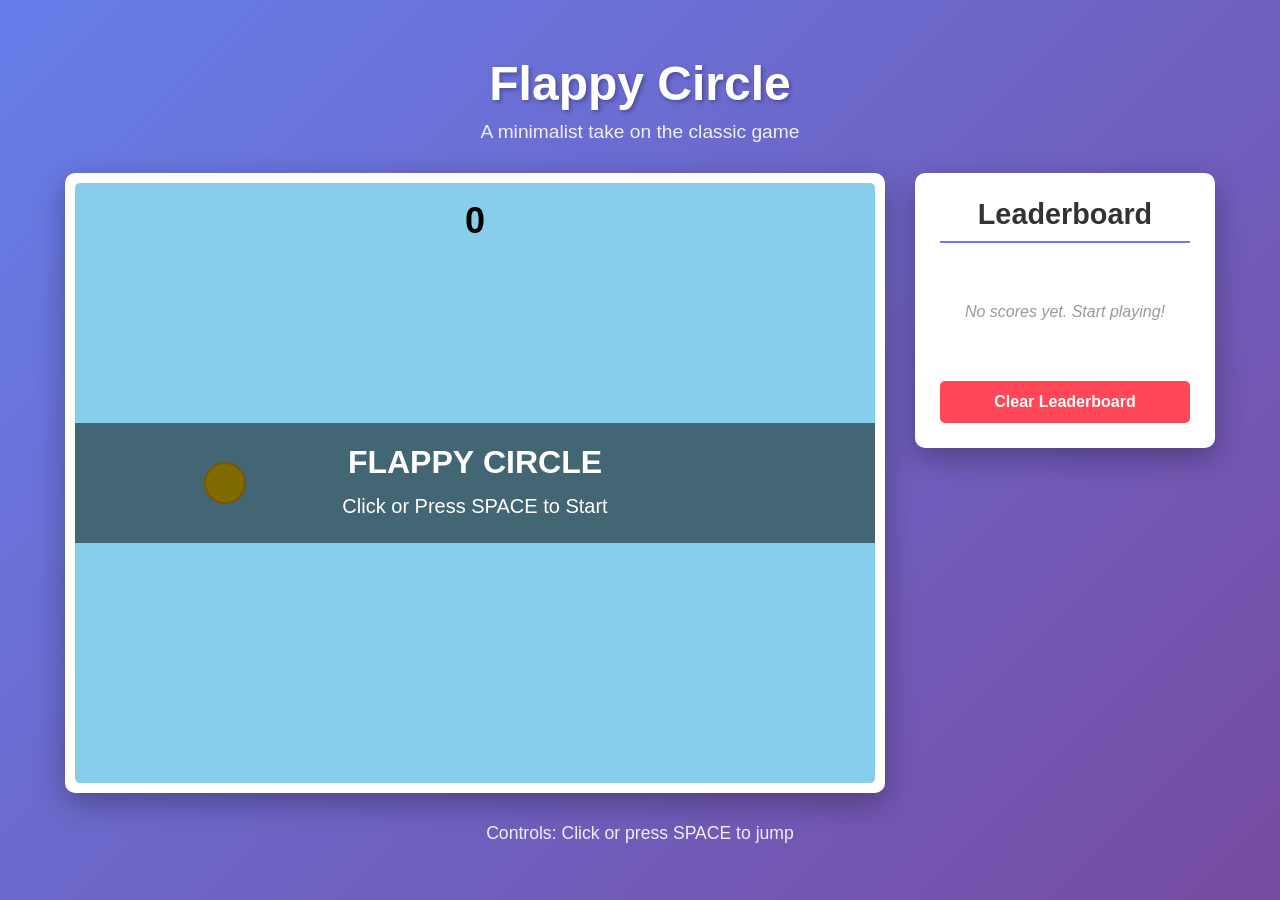
<file: index.html>
<!DOCTYPE html>
<html lang="en">
<head>
    <meta charset="UTF-8">
    <meta name="viewport" content="width=device-width, initial-scale=1.0">
    <title>Flappy Circle - Minimalist Game</title>
    <link rel="stylesheet" href="css/styles.css">
</head>
<body>
    <div class="container">
        <header>
            <h1>Flappy Circle</h1>
            <p class="subtitle">A minimalist take on the classic game</p>
        </header>

        <main>
            <div class="game-container">
                <canvas id="gameCanvas"></canvas>
            </div>

            <aside class="leaderboard-container">
                <h2>Leaderboard</h2>
                <div id="leaderboard"></div>
                <button id="clearLeaderboard" class="clear-btn">Clear Leaderboard</button>
            </aside>
        </main>

        <footer>
            <p>Controls: Click or press SPACE to jump</p>
        </footer>
    </div>

    <script type="module">
        import { Game, LeaderboardUI } from './js/game.js';
        import { clearLeaderboard } from './js/utils/storage.js';

        // Initialize game
        const canvas = document.getElementById('gameCanvas');
        const game = new Game(canvas);

        // Initialize leaderboard
        const leaderboardContainer = document.getElementById('leaderboard');
        const leaderboardUI = new LeaderboardUI(leaderboardContainer);

        // Clear leaderboard button
        document.getElementById('clearLeaderboard').addEventListener('click', () => {
            if (confirm('Are you sure you want to clear the leaderboard?')) {
                clearLeaderboard();
                leaderboardUI.updateDisplay();
            }
        });
    </script>
</body>
</html>
</file>
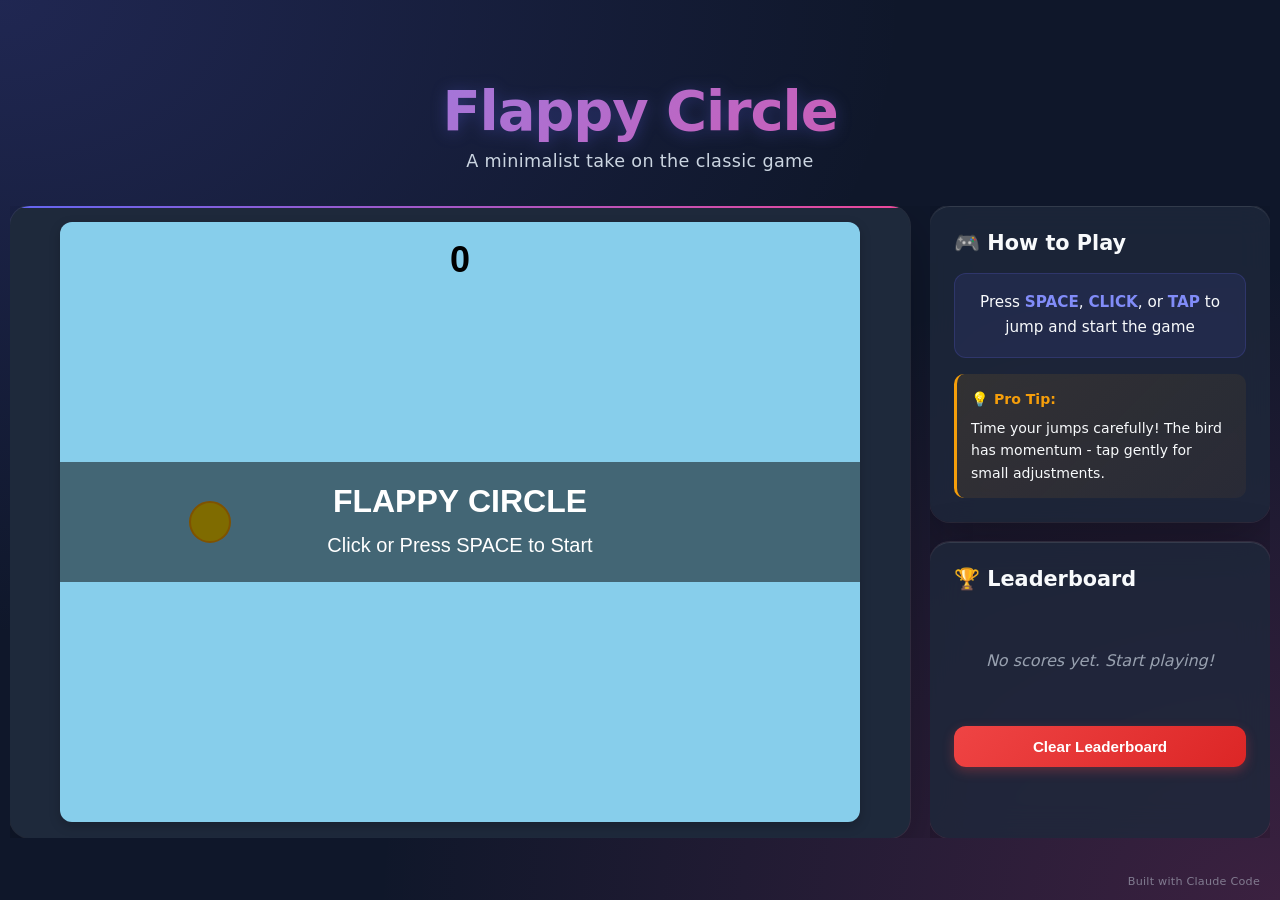
<file: game-standalone.html>
<!DOCTYPE html>
<html lang="en">
<head>
    <meta charset="UTF-8">
    <meta name="viewport" content="width=device-width, initial-scale=1.0, maximum-scale=1.0, user-scalable=no, viewport-fit=cover">
    <meta name="mobile-web-app-capable" content="yes">
    <meta name="apple-mobile-web-app-capable" content="yes">
    <meta name="apple-mobile-web-app-status-bar-style" content="black-translucent">
    <title>Flappy Circle - Minimalist Game</title>
    <style>
        /* Modern CSS Reset & Base Styles */
        * {
            margin: 0;
            padding: 0;
            box-sizing: border-box;
        }

        :root {
            /* Modern Color Palette */
            --primary: #6366f1;
            --primary-dark: #4f46e5;
            --primary-light: #818cf8;
            --secondary: #ec4899;
            --accent: #f59e0b;
            --success: #10b981;
            --background: #0f172a;
            --surface: #1e293b;
            --surface-light: #334155;
            --text-primary: #f8fafc;
            --text-secondary: #cbd5e1;
            --shadow: rgba(0, 0, 0, 0.3);
        }

        body {
            font-family: 'Segoe UI', system-ui, -apple-system, sans-serif;
            background: var(--background);
            background-image:
                radial-gradient(at 0% 0%, rgba(99, 102, 241, 0.2) 0, transparent 50%),
                radial-gradient(at 100% 100%, rgba(236, 72, 153, 0.2) 0, transparent 50%);
            min-height: 100vh;
            max-height: 100vh;
            display: flex;
            justify-content: center;
            align-items: center;
            padding: 10px;
            overflow: hidden;
            color: var(--text-primary);
            /* Prevent pull-to-refresh and overscroll on mobile */
            overscroll-behavior: none;
            -webkit-overflow-scrolling: touch;
            touch-action: pan-x pan-y;
        }

        .container {
            width: 100%;
            max-width: 1400px;
            height: 100%;
            max-height: 100vh;
            display: flex;
            flex-direction: column;
            gap: 20px;
            overflow: hidden;
        }

        /* Header with improved typography */
        header {
            text-align: center;
            padding: 15px 20px;
            animation: fadeInDown 0.6s ease-out;
            flex-shrink: 0;
        }

        @keyframes fadeInDown {
            from {
                opacity: 0;
                transform: translateY(-20px);
            }
            to {
                opacity: 1;
                transform: translateY(0);
            }
        }

        header h1 {
            font-size: clamp(2em, 5vw, 3.5em);
            font-weight: 800;
            background: linear-gradient(135deg, var(--primary-light) 0%, var(--secondary) 100%);
            -webkit-background-clip: text;
            -webkit-text-fill-color: transparent;
            background-clip: text;
            letter-spacing: -0.02em;
            margin-bottom: 8px;
            filter: drop-shadow(0 2px 8px rgba(99, 102, 241, 0.3));
        }

        .subtitle {
            font-size: clamp(0.9em, 2vw, 1.1em);
            color: var(--text-secondary);
            font-weight: 400;
            letter-spacing: 0.02em;
        }

        /* Main Layout with better spacing */
        main {
            display: grid;
            grid-template-columns: 1fr auto;
            gap: 20px;
            align-items: center;
            animation: fadeIn 0.8s ease-out 0.2s both;
            flex: 1;
            min-height: 0;
            overflow: hidden;
        }

        @keyframes fadeIn {
            from {
                opacity: 0;
                transform: translateY(10px);
            }
            to {
                opacity: 1;
                transform: translateY(0);
            }
        }

        /* Game Container - Premium card design */
        .game-container {
            background: var(--surface);
            border-radius: 20px;
            padding: 16px;
            box-shadow:
                0 20px 60px var(--shadow),
                0 0 0 1px rgba(255, 255, 255, 0.1);
            display: flex;
            align-items: center;
            justify-content: center;
            position: relative;
            overflow: hidden;
        }

        .game-container::before {
            content: '';
            position: absolute;
            top: 0;
            left: 0;
            right: 0;
            height: 2px;
            background: linear-gradient(90deg, var(--primary), var(--secondary));
        }

        #gameCanvas {
            display: block;
            border-radius: 12px;
            cursor: pointer;
            max-width: 100%;
            max-height: 100%;
            box-shadow: 0 4px 12px rgba(0, 0, 0, 0.2);
            /* Prevent touch actions that interfere with gameplay */
            touch-action: none;
            -webkit-tap-highlight-color: transparent;
            -webkit-touch-callout: none;
            -webkit-user-select: none;
            user-select: none;
        }

        /* Sidebar with improved hierarchy */
        .sidebar {
            display: flex;
            flex-direction: column;
            gap: 20px;
            min-width: 320px;
            max-width: 340px;
            height: 100%;
            overflow-y: auto;
            scrollbar-width: thin;
            scrollbar-color: var(--primary) transparent;
        }

        .sidebar::-webkit-scrollbar {
            width: 6px;
        }

        .sidebar::-webkit-scrollbar-track {
            background: transparent;
        }

        .sidebar::-webkit-scrollbar-thumb {
            background: var(--primary);
            border-radius: 10px;
        }

        /* Controls Card - Modern glassmorphism */
        .controls-container {
            background: rgba(30, 41, 59, 0.8);
            backdrop-filter: blur(16px);
            border-radius: 20px;
            padding: 24px;
            box-shadow:
                0 20px 60px var(--shadow),
                0 0 0 1px rgba(255, 255, 255, 0.1);
            border-top: 1px solid rgba(255, 255, 255, 0.1);
        }

        .controls-container h3 {
            font-size: 1.3em;
            font-weight: 700;
            margin-bottom: 18px;
            color: var(--text-primary);
            display: flex;
            align-items: center;
            gap: 8px;
        }

        .control-instruction {
            padding: 16px;
            background: rgba(99, 102, 241, 0.1);
            border-radius: 12px;
            border: 1px solid rgba(99, 102, 241, 0.2);
            margin-bottom: 16px;
        }

        .control-instruction p {
            font-size: 0.95em;
            line-height: 1.7;
            color: var(--text-primary);
            text-align: center;
            margin: 0;
        }

        .control-instruction strong {
            color: var(--primary-light);
            font-weight: 600;
        }

        .game-tip {
            margin-top: 16px;
            padding: 14px;
            background: linear-gradient(135deg, rgba(245, 158, 11, 0.1), rgba(245, 158, 11, 0.05));
            border-left: 3px solid var(--accent);
            border-radius: 10px;
            font-size: 0.88em;
            line-height: 1.6;
        }

        .game-tip strong {
            display: block;
            margin-bottom: 6px;
            color: var(--accent);
            font-weight: 600;
        }

        /* Leaderboard - Enhanced design */
        .leaderboard-container {
            background: rgba(30, 41, 59, 0.8);
            backdrop-filter: blur(16px);
            border-radius: 20px;
            padding: 24px;
            box-shadow:
                0 20px 60px var(--shadow),
                0 0 0 1px rgba(255, 255, 255, 0.1);
            border-top: 1px solid rgba(255, 255, 255, 0.1);
            flex: 1;
            overflow-y: auto;
            scrollbar-width: thin;
            scrollbar-color: var(--primary) transparent;
        }

        .leaderboard-container::-webkit-scrollbar {
            width: 6px;
        }

        .leaderboard-container::-webkit-scrollbar-track {
            background: transparent;
        }

        .leaderboard-container::-webkit-scrollbar-thumb {
            background: var(--primary);
            border-radius: 10px;
        }

        .leaderboard-container h2 {
            color: var(--text-primary);
            margin-bottom: 20px;
            font-size: 1.3em;
            font-weight: 700;
            display: flex;
            align-items: center;
            gap: 8px;
        }

        .leaderboard-list {
            list-style: none;
            padding: 0;
            counter-reset: rank;
        }

        .leaderboard-entry {
            display: flex;
            justify-content: space-between;
            align-items: center;
            padding: 14px 16px;
            margin-bottom: 8px;
            background: rgba(255, 255, 255, 0.05);
            border: 1px solid rgba(255, 255, 255, 0.05);
            border-radius: 12px;
            transition: all 0.3s cubic-bezier(0.4, 0, 0.2, 1);
            position: relative;
            overflow: hidden;
        }

        .leaderboard-entry::before {
            counter-increment: rank;
            content: counter(rank);
            position: absolute;
            left: 0;
            top: 50%;
            transform: translateY(-50%);
            width: 32px;
            height: 32px;
            background: rgba(255, 255, 255, 0.1);
            border-radius: 0 50% 50% 0;
            display: flex;
            align-items: center;
            justify-content: center;
            font-size: 0.75em;
            font-weight: 700;
            color: var(--text-secondary);
        }

        .leaderboard-entry:hover {
            background: rgba(255, 255, 255, 0.08);
            border-color: rgba(99, 102, 241, 0.3);
            transform: translateX(4px);
        }

        .leaderboard-entry.top-score {
            background: linear-gradient(135deg, rgba(245, 158, 11, 0.2), rgba(245, 158, 11, 0.1));
            border-color: var(--accent);
            box-shadow: 0 4px 16px rgba(245, 158, 11, 0.2);
        }

        .leaderboard-entry.top-score::before {
            background: linear-gradient(135deg, var(--accent), #d97706);
            color: white;
            content: "👑";
            font-size: 1em;
        }

        .score-value {
            font-size: 1.5em;
            font-weight: 700;
            color: var(--text-primary);
            margin-left: 40px;
        }

        .score-date {
            font-size: 0.85em;
            color: var(--text-secondary);
            font-weight: 400;
        }

        .no-scores {
            text-align: center;
            color: var(--text-secondary);
            padding: 40px 20px;
            font-style: italic;
            opacity: 0.7;
        }

        .clear-btn {
            width: 100%;
            margin-top: 16px;
            padding: 12px;
            background: linear-gradient(135deg, #ef4444, #dc2626);
            color: white;
            border: none;
            border-radius: 12px;
            font-size: 0.95em;
            cursor: pointer;
            transition: all 0.3s cubic-bezier(0.4, 0, 0.2, 1);
            font-weight: 600;
            box-shadow: 0 4px 12px rgba(239, 68, 68, 0.3);
        }

        .clear-btn:hover {
            background: linear-gradient(135deg, #dc2626, #b91c1c);
            transform: translateY(-2px);
            box-shadow: 0 6px 20px rgba(239, 68, 68, 0.4);
        }

        .clear-btn:active {
            transform: translateY(0);
        }

        footer {
            position: fixed;
            bottom: 12px;
            right: 20px;
            color: var(--text-secondary);
            font-size: 0.7em;
            opacity: 0.5;
            z-index: 1000;
            font-weight: 500;
            letter-spacing: 0.02em;
        }

        /* Responsive Design */
        @media (max-width: 1024px) {
            main {
                grid-template-columns: 1fr;
                justify-items: center;
            }

            .sidebar {
                grid-template-columns: 1fr 1fr;
                display: grid;
                width: 100%;
                max-width: 800px;
            }
        }

        @media (max-width: 768px) {
            body {
                padding: 8px;
            }

            header {
                padding: 12px;
            }

            header h1 {
                font-size: 2.2em;
            }

            main {
                gap: 12px;
            }

            .sidebar {
                grid-template-columns: 1fr;
                max-width: 100%;
                gap: 12px;
            }

            .leaderboard-container,
            .controls-container {
                min-width: 0;
                max-width: 100%;
                padding: 16px;
            }

            .game-container {
                padding: 10px;
            }

            .game-tip {
                font-size: 0.85em;
                padding: 12px;
            }
        }

        /* Mobile-specific optimizations */
        @media (max-width: 768px) and (hover: none) {
            /* Hide cursor pointer on touch devices */
            #gameCanvas {
                cursor: default;
            }

            /* Larger touch targets */
            .clear-btn {
                padding: 14px;
                font-size: 1em;
            }

            /* Optimize for mobile performance */
            * {
                -webkit-font-smoothing: antialiased;
                -moz-osx-font-smoothing: grayscale;
            }
        }

        @media (max-width: 480px) {
            header h1 {
                font-size: 2em;
            }

            .controls-container,
            .leaderboard-container {
                padding: 18px;
            }

            .control-item {
                padding: 10px 12px;
            }

            .control-icon {
                min-width: 65px;
                font-size: 0.8em;
            }

            footer {
                font-size: 0.65em;
                bottom: 8px;
                right: 12px;
            }
        }

        @media (orientation: landscape) and (max-height: 650px) {
            header {
                padding: 10px;
            }

            header h1 {
                font-size: 2em;
                margin-bottom: 4px;
            }

            .subtitle {
                font-size: 0.9em;
            }

            .controls-container,
            .leaderboard-container {
                padding: 16px;
            }

            .game-tip {
                font-size: 0.82em;
                padding: 10px;
            }
        }

        /* Smooth scroll behavior */
        * {
            scroll-behavior: smooth;
        }

        /* Focus states for accessibility */
        button:focus-visible,
        canvas:focus-visible {
            outline: 2px solid var(--primary);
            outline-offset: 2px;
        }

    </style>
</head>
<body>
    <div class="container">
        <header>
            <h1>Flappy Circle</h1>
            <p class="subtitle">A minimalist take on the classic game</p>
        </header>

        <main>
            <div class="game-container">
                <canvas id="gameCanvas"></canvas>
            </div>

            <div class="sidebar">
                <div class="controls-container">
                    <h3>🎮 How to Play</h3>
                    <div class="control-instruction">
                        <p>Press <strong>SPACE</strong>, <strong>CLICK</strong>, or <strong>TAP</strong> to jump and start the game</p>
                    </div>
                    <div class="game-tip">
                        <strong>💡 Pro Tip:</strong>
                        Time your jumps carefully! The bird has momentum - tap gently for small adjustments.
                    </div>
                </div>

                <aside class="leaderboard-container">
                    <h2>🏆 Leaderboard</h2>
                    <div id="leaderboard"></div>
                    <button id="clearLeaderboard" class="clear-btn">Clear Leaderboard</button>
                </aside>
            </div>
        </main>

        <footer>
            <p>Built with Claude Code</p>
        </footer>
    </div>

    <script>
        // Calculate responsive canvas dimensions
        function getCanvasDimensions() {
            const padding = 60;
            const headerHeight = 120;
            const sidebarWidth = window.innerWidth > 1024 ? 360 : 0;

            const availableWidth = window.innerWidth - sidebarWidth - padding;
            const availableHeight = window.innerHeight - headerHeight - 40;

            // Base aspect ratio 4:3
            const aspectRatio = 4 / 3;

            let width = Math.min(availableWidth, 800);
            let height = width / aspectRatio;

            if (height > availableHeight) {
                height = availableHeight;
                width = height * aspectRatio;
            }

            // Ensure minimum sizes
            width = Math.max(320, Math.floor(width));
            height = Math.max(240, Math.floor(height));

            return { width, height };
        }

        // Dynamic Game Config based on canvas size
        function createGameConfig(canvasWidth, canvasHeight) {
            const scale = canvasWidth / 800;
            return {
                WIDTH: canvasWidth,
                HEIGHT: canvasHeight,
                GRAVITY: 0.5 * scale,
                JUMP_STRENGTH: -10 * scale,
                OBSTACLE_WIDTH: 60 * scale,
                OBSTACLE_GAP: 180 * scale,
                OBSTACLE_SPEED: 3 * scale,
                OBSTACLE_SPAWN_INTERVAL: 1500,
                BIRD_RADIUS: 20 * scale,
                BIRD_X: 150 * scale,
            };
        }

        const COLORS = {
            BACKGROUND: '#87CEEB',
            BIRD: '#FFD700',
            OBSTACLE: '#228B22',
            TEXT: '#FFFFFF',
            SCORE: '#000000',
        };

        // Storage utilities
        const LEADERBOARD_KEY = 'flappyBirdLeaderboard';
        const MAX_LEADERBOARD_ENTRIES = 10;

        function saveScore(score) {
            const leaderboard = getLeaderboard();
            const newEntry = {
                score: score,
                date: new Date().toISOString(),
                timestamp: Date.now(),
            };
            leaderboard.push(newEntry);
            leaderboard.sort((a, b) => b.score - a.score);
            const topScores = leaderboard.slice(0, MAX_LEADERBOARD_ENTRIES);
            localStorage.setItem(LEADERBOARD_KEY, JSON.stringify(topScores));
            return topScores;
        }

        function getLeaderboard() {
            const data = localStorage.getItem(LEADERBOARD_KEY);
            return data ? JSON.parse(data) : [];
        }

        function clearLeaderboard() {
            localStorage.removeItem(LEADERBOARD_KEY);
        }

        // Bird class
        class Bird {
            constructor(config) {
                this.config = config;
                this.x = config.BIRD_X;
                this.y = config.HEIGHT / 2;
                this.velocity = 0;
                this.radius = config.BIRD_RADIUS;
            }

            jump() {
                this.velocity = this.config.JUMP_STRENGTH;
            }

            update() {
                this.velocity += this.config.GRAVITY;
                this.y += this.velocity;
            }

            draw(ctx) {
                ctx.fillStyle = COLORS.BIRD;
                ctx.beginPath();
                ctx.arc(this.x, this.y, this.radius, 0, Math.PI * 2);
                ctx.fill();
                ctx.strokeStyle = '#FFA500';
                ctx.lineWidth = 2;
                ctx.stroke();
            }

            reset() {
                this.y = this.config.HEIGHT / 2;
                this.velocity = 0;
            }
        }

        // Obstacle class
        class Obstacle {
            constructor(x, config) {
                this.config = config;
                this.x = x;
                this.width = config.OBSTACLE_WIDTH;
                this.gap = config.OBSTACLE_GAP;
                this.speed = config.OBSTACLE_SPEED;
                const scale = config.WIDTH / 800;
                const minGapY = 100 * scale;
                const maxGapY = config.HEIGHT - this.gap - 100 * scale;
                this.gapY = Math.random() * (maxGapY - minGapY) + minGapY;
                this.passed = false;
            }

            update() {
                this.x -= this.speed;
            }

            draw(ctx) {
                ctx.fillStyle = COLORS.OBSTACLE;
                ctx.strokeStyle = '#1a5f1a';
                ctx.lineWidth = 2;
                ctx.fillRect(this.x, 0, this.width, this.gapY);
                ctx.strokeRect(this.x, 0, this.width, this.gapY);
                const bottomY = this.gapY + this.gap;
                ctx.fillRect(this.x, bottomY, this.width, this.config.HEIGHT - bottomY);
                ctx.strokeRect(this.x, bottomY, this.width, this.config.HEIGHT - bottomY);
            }

            isOffScreen() {
                return this.x + this.width < 0;
            }

            collidesWith(bird) {
                if (this.checkCollisionWithRect(bird, this.x, 0, this.width, this.gapY)) {
                    return true;
                }
                const bottomY = this.gapY + this.gap;
                if (this.checkCollisionWithRect(bird, this.x, bottomY, this.width, this.config.HEIGHT - bottomY)) {
                    return true;
                }
                return false;
            }

            checkCollisionWithRect(bird, rectX, rectY, rectWidth, rectHeight) {
                const closestX = Math.max(rectX, Math.min(bird.x, rectX + rectWidth));
                const closestY = Math.max(rectY, Math.min(bird.y, rectY + rectHeight));
                const distanceX = bird.x - closestX;
                const distanceY = bird.y - closestY;
                const distanceSquared = distanceX * distanceX + distanceY * distanceY;
                return distanceSquared < bird.radius * bird.radius;
            }
        }

        // Game class
        class Game {
            constructor(canvas) {
                this.canvas = canvas;
                this.ctx = canvas.getContext('2d');
                this.resizeCanvas();
                this.bird = new Bird(this.config);
                this.obstacles = [];
                this.score = 0;
                this.gameOver = false;
                this.gameStarted = false;
                this.lastObstacleTime = 0;
                this.animationId = null;
                this.setupEventListeners();
                this.render();
            }

            resizeCanvas() {
                const dimensions = getCanvasDimensions();
                this.canvas.width = dimensions.width;
                this.canvas.height = dimensions.height;
                this.config = createGameConfig(dimensions.width, dimensions.height);

                if (this.bird) {
                    this.bird.config = this.config;
                    this.bird.x = this.config.BIRD_X;
                    this.bird.radius = this.config.BIRD_RADIUS;
                }
            }

            setupEventListeners() {
                const jumpHandler = (e) => {
                    if (e.type === 'keydown' && e.code !== 'Space') return;

                    // Prevent default touch behaviors
                    if (e.type === 'touchstart' || e.type === 'click') {
                        e.preventDefault();
                    }

                    if (!this.gameStarted) {
                        this.start();
                    } else if (!this.gameOver) {
                        this.bird.jump();
                    } else {
                        this.restart();
                    }
                };

                // Keyboard support (desktop)
                document.addEventListener('keydown', jumpHandler);

                // Mouse support (desktop)
                this.canvas.addEventListener('click', jumpHandler);

                // Touch support (mobile)
                this.canvas.addEventListener('touchstart', jumpHandler, { passive: false });

                // Prevent context menu on long press (mobile)
                this.canvas.addEventListener('contextmenu', (e) => {
                    e.preventDefault();
                });

                // Handle window resize
                let resizeTimeout;
                window.addEventListener('resize', () => {
                    clearTimeout(resizeTimeout);
                    resizeTimeout = setTimeout(() => {
                        if (!this.gameStarted || this.gameOver) {
                            this.resizeCanvas();
                            this.render();
                        }
                    }, 250);
                });

                // Prevent accidental page navigation on swipe (mobile)
                document.addEventListener('touchmove', (e) => {
                    if (e.target === this.canvas) {
                        e.preventDefault();
                    }
                }, { passive: false });
            }

            start() {
                this.gameStarted = true;
                this.lastObstacleTime = Date.now();
                this.gameLoop();
            }

            restart() {
                this.bird.reset();
                this.obstacles = [];
                this.score = 0;
                this.gameOver = false;
                this.lastObstacleTime = Date.now();
                this.gameLoop();
            }

            gameLoop() {
                if (this.gameOver) return;
                this.update();
                this.render();
                this.animationId = requestAnimationFrame(() => this.gameLoop());
            }

            update() {
                this.bird.update();
                if (this.bird.y - this.bird.radius <= 0 || this.bird.y + this.bird.radius >= this.config.HEIGHT) {
                    this.endGame();
                    return;
                }
                const currentTime = Date.now();
                if (currentTime - this.lastObstacleTime > this.config.OBSTACLE_SPAWN_INTERVAL) {
                    this.obstacles.push(new Obstacle(this.config.WIDTH, this.config));
                    this.lastObstacleTime = currentTime;
                }
                for (let i = this.obstacles.length - 1; i >= 0; i--) {
                    const obstacle = this.obstacles[i];
                    obstacle.update();
                    if (obstacle.collidesWith(this.bird)) {
                        this.endGame();
                        return;
                    }
                    if (!obstacle.passed && obstacle.x + obstacle.width < this.bird.x) {
                        obstacle.passed = true;
                        this.score++;
                    }
                    if (obstacle.isOffScreen()) {
                        this.obstacles.splice(i, 1);
                    }
                }
            }

            render() {
                this.ctx.fillStyle = COLORS.BACKGROUND;
                this.ctx.fillRect(0, 0, this.canvas.width, this.canvas.height);
                this.obstacles.forEach(obstacle => obstacle.draw(this.ctx));
                this.bird.draw(this.ctx);
                this.drawScore();
                if (!this.gameStarted) {
                    this.drawStartMessage();
                }
                if (this.gameOver) {
                    this.drawGameOver();
                }
            }

            drawScore() {
                const scale = this.config.WIDTH / 800;
                this.ctx.fillStyle = COLORS.SCORE;
                this.ctx.font = `bold ${Math.floor(36 * scale)}px Arial`;
                this.ctx.textAlign = 'center';
                this.ctx.fillText(this.score, this.config.WIDTH / 2, 50 * scale);
            }

            drawStartMessage() {
                const scale = this.config.WIDTH / 800;
                this.ctx.fillStyle = 'rgba(0, 0, 0, 0.5)';
                this.ctx.fillRect(0, this.config.HEIGHT / 2 - 60 * scale, this.config.WIDTH, 120 * scale);
                this.ctx.fillStyle = COLORS.TEXT;
                this.ctx.font = `bold ${Math.floor(32 * scale)}px Arial`;
                this.ctx.textAlign = 'center';
                this.ctx.fillText('FLAPPY CIRCLE', this.config.WIDTH / 2, this.config.HEIGHT / 2 - 10 * scale);
                this.ctx.font = `${Math.floor(20 * scale)}px Arial`;
                this.ctx.fillText('Click or Press SPACE to Start', this.config.WIDTH / 2, this.config.HEIGHT / 2 + 30 * scale);
            }

            drawGameOver() {
                const scale = this.config.WIDTH / 800;
                this.ctx.fillStyle = 'rgba(0, 0, 0, 0.7)';
                this.ctx.fillRect(0, this.config.HEIGHT / 2 - 100 * scale, this.config.WIDTH, 200 * scale);
                this.ctx.fillStyle = COLORS.TEXT;
                this.ctx.font = `bold ${Math.floor(48 * scale)}px Arial`;
                this.ctx.textAlign = 'center';
                this.ctx.fillText('GAME OVER', this.config.WIDTH / 2, this.config.HEIGHT / 2 - 30 * scale);
                this.ctx.font = `${Math.floor(24 * scale)}px Arial`;
                this.ctx.fillText(`Score: ${this.score}`, this.config.WIDTH / 2, this.config.HEIGHT / 2 + 10 * scale);
                this.ctx.font = `${Math.floor(20 * scale)}px Arial`;
                this.ctx.fillText('Click or Press SPACE to Restart', this.config.WIDTH / 2, this.config.HEIGHT / 2 + 60 * scale);
            }

            endGame() {
                this.gameOver = true;
                saveScore(this.score);
                window.dispatchEvent(new CustomEvent('gameOver', { detail: { score: this.score } }));
                if (this.animationId) {
                    cancelAnimationFrame(this.animationId);
                }
            }
        }

        // Leaderboard UI
        class LeaderboardUI {
            constructor(containerElement) {
                this.container = containerElement;
                this.updateDisplay();
                window.addEventListener('gameOver', () => {
                    this.updateDisplay();
                });
            }

            updateDisplay() {
                const leaderboard = getLeaderboard();
                if (leaderboard.length === 0) {
                    this.container.innerHTML = '<p class="no-scores">No scores yet. Start playing!</p>';
                    return;
                }
                let html = '<ol class="leaderboard-list">';
                leaderboard.forEach((entry, index) => {
                    const date = new Date(entry.date);
                    const dateStr = date.toLocaleDateString();
                    html += `
                        <li class="leaderboard-entry ${index === 0 ? 'top-score' : ''}">
                            <span class="score-value">${entry.score}</span>
                            <span class="score-date">${dateStr}</span>
                        </li>
                    `;
                });
                html += '</ol>';
                this.container.innerHTML = html;
            }
        }

        // Initialize the game
        window.addEventListener('DOMContentLoaded', () => {
            const canvas = document.getElementById('gameCanvas');
            const game = new Game(canvas);
            const leaderboardContainer = document.getElementById('leaderboard');
            const leaderboardUI = new LeaderboardUI(leaderboardContainer);
            document.getElementById('clearLeaderboard').addEventListener('click', () => {
                if (confirm('Are you sure you want to clear the leaderboard?')) {
                    clearLeaderboard();
                    leaderboardUI.updateDisplay();
                }
            });
        });
    </script>
</body>
</html>
</file>
<file: css/styles.css>
* {
    margin: 0;
    padding: 0;
    box-sizing: border-box;
}

body {
    font-family: 'Arial', sans-serif;
    background: linear-gradient(135deg, #667eea 0%, #764ba2 100%);
    min-height: 100vh;
    display: flex;
    justify-content: center;
    align-items: center;
    padding: 20px;
}

.container {
    max-width: 1200px;
    width: 100%;
}

header {
    text-align: center;
    color: white;
    margin-bottom: 30px;
}

header h1 {
    font-size: 3em;
    text-shadow: 2px 2px 4px rgba(0, 0, 0, 0.3);
    margin-bottom: 10px;
}

.subtitle {
    font-size: 1.2em;
    opacity: 0.9;
}

main {
    display: flex;
    gap: 30px;
    justify-content: center;
    align-items: flex-start;
    flex-wrap: wrap;
}

.game-container {
    background: white;
    border-radius: 10px;
    padding: 10px;
    box-shadow: 0 10px 30px rgba(0, 0, 0, 0.3);
}

#gameCanvas {
    display: block;
    border-radius: 5px;
    cursor: pointer;
}

.leaderboard-container {
    background: white;
    border-radius: 10px;
    padding: 25px;
    box-shadow: 0 10px 30px rgba(0, 0, 0, 0.3);
    min-width: 300px;
    max-width: 350px;
}

.leaderboard-container h2 {
    color: #333;
    margin-bottom: 20px;
    text-align: center;
    font-size: 1.8em;
    border-bottom: 2px solid #667eea;
    padding-bottom: 10px;
}

.leaderboard-list {
    list-style: none;
    padding: 0;
}

.leaderboard-entry {
    display: flex;
    justify-content: space-between;
    align-items: center;
    padding: 12px 15px;
    margin-bottom: 10px;
    background: #f5f5f5;
    border-radius: 5px;
    transition: transform 0.2s;
}

.leaderboard-entry:hover {
    transform: translateX(5px);
    background: #e8e8e8;
}

.leaderboard-entry.top-score {
    background: linear-gradient(135deg, #ffd700 0%, #ffed4e 100%);
    font-weight: bold;
    box-shadow: 0 2px 8px rgba(255, 215, 0, 0.3);
}

.score-value {
    font-size: 1.5em;
    color: #333;
    font-weight: bold;
}

.score-date {
    font-size: 0.9em;
    color: #666;
}

.top-score .score-date {
    color: #333;
}

.no-scores {
    text-align: center;
    color: #999;
    padding: 40px 20px;
    font-style: italic;
}

.clear-btn {
    width: 100%;
    margin-top: 20px;
    padding: 12px;
    background: #ff4757;
    color: white;
    border: none;
    border-radius: 5px;
    font-size: 1em;
    cursor: pointer;
    transition: background 0.3s;
    font-weight: bold;
}

.clear-btn:hover {
    background: #ff3838;
}

.clear-btn:active {
    transform: scale(0.98);
}

footer {
    text-align: center;
    margin-top: 30px;
    color: white;
    font-size: 1.1em;
    opacity: 0.9;
}

@media (max-width: 768px) {
    header h1 {
        font-size: 2em;
    }

    .subtitle {
        font-size: 1em;
    }

    main {
        flex-direction: column;
        align-items: center;
    }

    .game-container {
        overflow-x: auto;
    }

    .leaderboard-container {
        width: 100%;
        max-width: 100%;
    }
}
</file>
